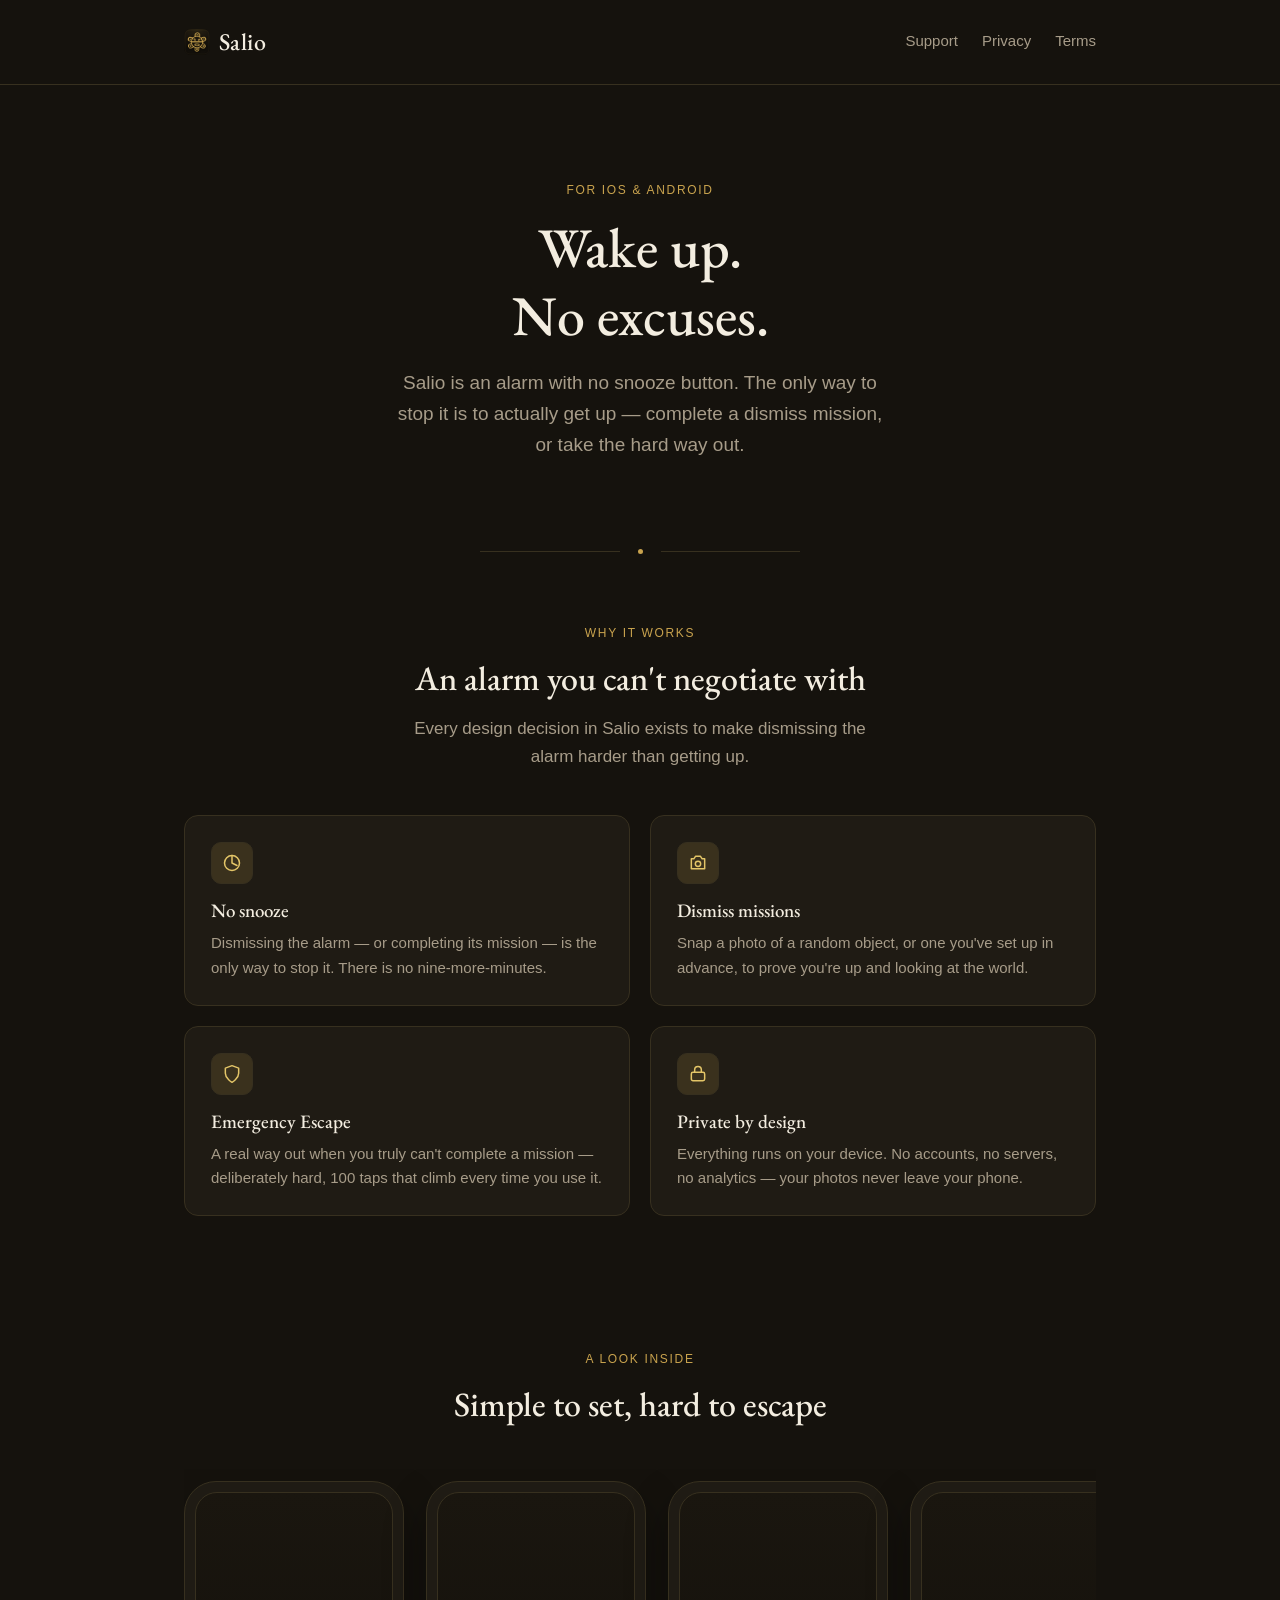
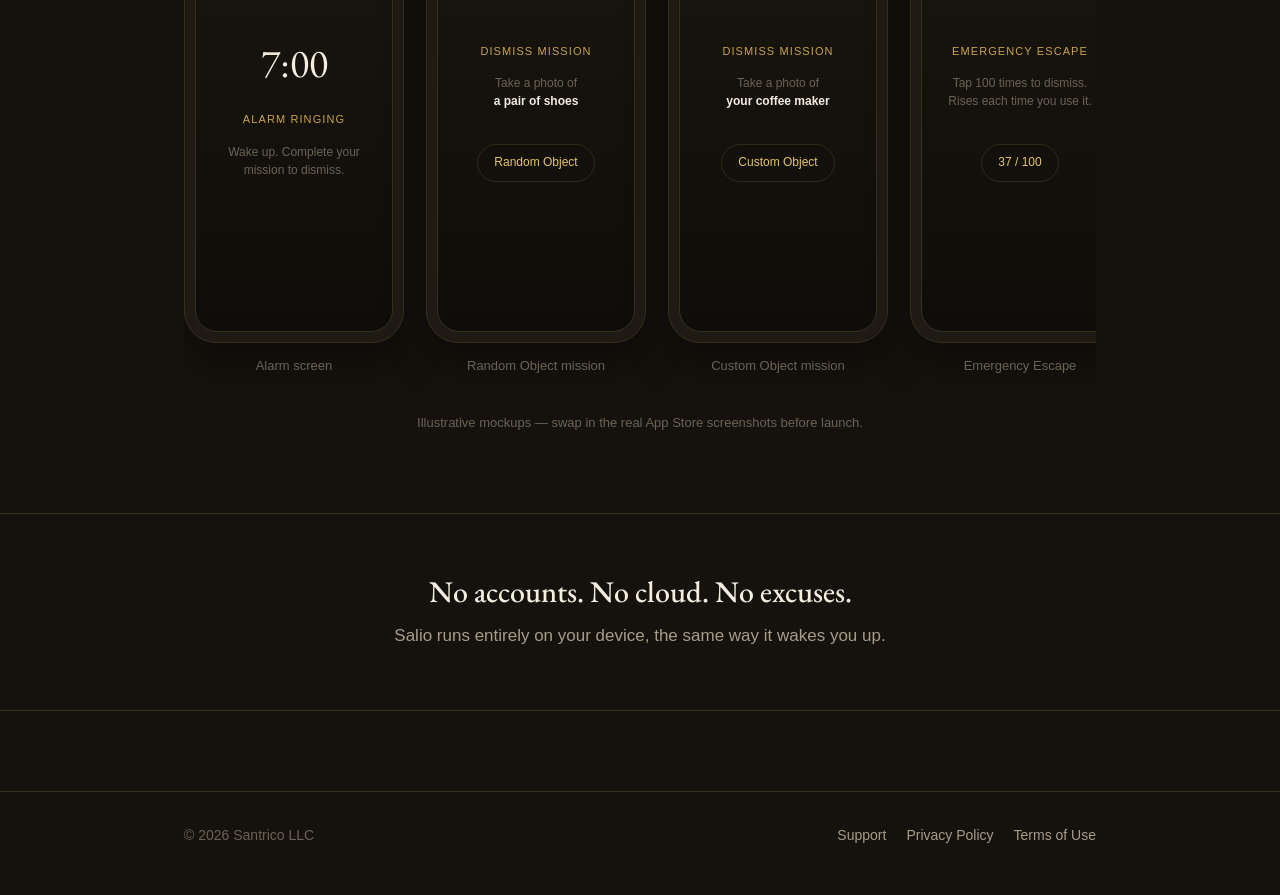
<file: index.html>
<!DOCTYPE html>
<html lang="en">
<head>
<meta charset="UTF-8">
<meta name="viewport" content="width=device-width, initial-scale=1.0">
<title>Salio — Wake up. No excuses.</title>
<meta name="description" content="Salio is an alarm app with no snooze button. Dismiss missions and a deliberately hard Emergency Escape make sure you actually get up. Private by design — everything happens on your device.">

<!-- Open Graph -->
<meta property="og:type" content="website">
<meta property="og:title" content="Salio — Wake up. No excuses.">
<meta property="og:description" content="An alarm app with no snooze button. Dismiss missions and a deliberately hard Emergency Escape make sure you actually get up.">
<meta property="og:image" content="assets/img/og-image.png">
<meta property="og:url" content="./">
<meta name="twitter:card" content="summary_large_image">
<meta name="twitter:title" content="Salio — Wake up. No excuses.">
<meta name="twitter:description" content="An alarm app with no snooze button. Dismiss missions and a deliberately hard Emergency Escape make sure you actually get up.">
<meta name="twitter:image" content="assets/img/og-image.png">

<link rel="icon" href="assets/img/favicon.ico?v=2" sizes="any">
<link rel="apple-touch-icon" href="assets/img/apple-touch-icon.png?v=2">
<link rel="stylesheet" href="assets/css/styles.css">
</head>
<body>

<header class="site-header">
  <div class="wrap-wide">
    <a class="wordmark" href="index.html"><img class="wordmark-icon" src="assets/img/icon-64.png" alt="">Salio</a>
    <nav>
      <a href="support.html">Support</a>
      <a href="privacy.html">Privacy</a>
      <a href="terms.html">Terms</a>
    </nav>
  </div>
</header>

<main>

  <section class="hero">
    <div class="wrap">
      <span class="eyebrow">For iOS &amp; Android</span>
      <h1>Wake up.<br>No excuses.</h1>
      <p class="lede">Salio is an alarm with no snooze button. The only way to stop it is to actually get up — complete a dismiss mission, or take the hard way out.</p>
    </div>
  </section>

  <div class="divider" role="presentation"><span class="divider-dot"></span></div>

  <section class="section" id="features">
    <div class="wrap-wide">
      <div class="section-head">
        <span class="eyebrow">Why it works</span>
        <h2>An alarm you can't negotiate with</h2>
        <p>Every design decision in Salio exists to make dismissing the alarm harder than getting up.</p>
      </div>

      <div class="feature-grid">
        <div class="feature-card">
          <div class="feature-icon" aria-hidden="true">
            <svg width="20" height="20" viewBox="0 0 24 24" fill="none"><path d="M12 3v9l6 3" stroke="currentColor" stroke-width="1.8" stroke-linecap="round" stroke-linejoin="round"/><circle cx="12" cy="12" r="9" stroke="currentColor" stroke-width="1.8"/></svg>
          </div>
          <h3>No snooze</h3>
          <p>Dismissing the alarm — or completing its mission — is the only way to stop it. There is no nine-more-minutes.</p>
        </div>

        <div class="feature-card">
          <div class="feature-icon" aria-hidden="true">
            <svg width="20" height="20" viewBox="0 0 24 24" fill="none"><path d="M4 7h3l2-3h6l2 3h3v12H4V7z" stroke="currentColor" stroke-width="1.8" stroke-linejoin="round"/><circle cx="12" cy="13" r="3.2" stroke="currentColor" stroke-width="1.8"/></svg>
          </div>
          <h3>Dismiss missions</h3>
          <p>Snap a photo of a random object, or one you've set up in advance, to prove you're up and looking at the world.</p>
        </div>

        <div class="feature-card">
          <div class="feature-icon" aria-hidden="true">
            <svg width="20" height="20" viewBox="0 0 24 24" fill="none"><path d="M12 22s8-4.5 8-11V5l-8-3-8 3v6c0 6.5 8 11 8 11z" stroke="currentColor" stroke-width="1.8" stroke-linejoin="round"/></svg>
          </div>
          <h3>Emergency Escape</h3>
          <p>A real way out when you truly can't complete a mission — deliberately hard, 100 taps that climb every time you use it.</p>
        </div>

        <div class="feature-card">
          <div class="feature-icon" aria-hidden="true">
            <svg width="20" height="20" viewBox="0 0 24 24" fill="none"><rect x="4" y="10" width="16" height="10" rx="2" stroke="currentColor" stroke-width="1.8"/><path d="M8 10V7a4 4 0 0 1 8 0v3" stroke="currentColor" stroke-width="1.8"/></svg>
          </div>
          <h3>Private by design</h3>
          <p>Everything runs on your device. No accounts, no servers, no analytics — your photos never leave your phone.</p>
        </div>
      </div>
    </div>
  </section>

  <section class="section" id="screenshots">
    <div class="wrap-wide">
      <div class="section-head">
        <span class="eyebrow">A look inside</span>
        <h2>Simple to set, hard to escape</h2>
      </div>

      <div class="screens">
        <div class="phone-mock">
          <div class="phone-frame">
            <div class="phone-screen">
              <span class="time">7:00</span>
              <span class="label">Alarm ringing</span>
              <p class="desc">Wake up. Complete your mission to dismiss.</p>
            </div>
          </div>
          <p class="phone-caption">Alarm screen</p>
        </div>

        <div class="phone-mock">
          <div class="phone-frame">
            <div class="phone-screen">
              <span class="label">Dismiss mission</span>
              <p class="desc">Take a photo of<br><strong style="color:var(--ink)">a pair of shoes</strong></p>
              <span class="pill">Random Object</span>
            </div>
          </div>
          <p class="phone-caption">Random Object mission</p>
        </div>

        <div class="phone-mock">
          <div class="phone-frame">
            <div class="phone-screen">
              <span class="label">Dismiss mission</span>
              <p class="desc">Take a photo of<br><strong style="color:var(--ink)">your coffee maker</strong></p>
              <span class="pill">Custom Object</span>
            </div>
          </div>
          <p class="phone-caption">Custom Object mission</p>
        </div>

        <div class="phone-mock">
          <div class="phone-frame">
            <div class="phone-screen">
              <span class="label">Emergency Escape</span>
              <p class="desc">Tap 100 times to dismiss.<br>Rises each time you use it.</p>
              <span class="pill">37 / 100</span>
            </div>
          </div>
          <p class="phone-caption">Emergency Escape</p>
        </div>

        <div class="phone-mock">
          <div class="phone-frame">
            <div class="phone-screen">
              <span class="time">6:30</span>
              <span class="label">Alarm set</span>
              <p class="desc">Tomorrow · Weekdays<br>Mission: Random Object</p>
            </div>
          </div>
          <p class="phone-caption">Alarm setup</p>
        </div>
      </div>
      <p class="phone-caption" style="margin-top:-8px;">Illustrative mockups — swap in the real App Store screenshots before launch.</p>
    </div>
  </section>

  <section class="cta-band">
    <div class="wrap">
      <h2>No accounts. No cloud. No excuses.</h2>
      <p>Salio runs entirely on your device, the same way it wakes you up.</p>
    </div>
  </section>

</main>

<footer class="site-footer">
  <div class="wrap-wide">
    <span>&copy; 2026 Santrico LLC</span>
    <nav>
      <a href="support.html">Support</a>
      <a href="privacy.html">Privacy Policy</a>
      <a href="terms.html">Terms of Use</a>
    </nav>
  </div>
</footer>

</body>
</html>
</file>
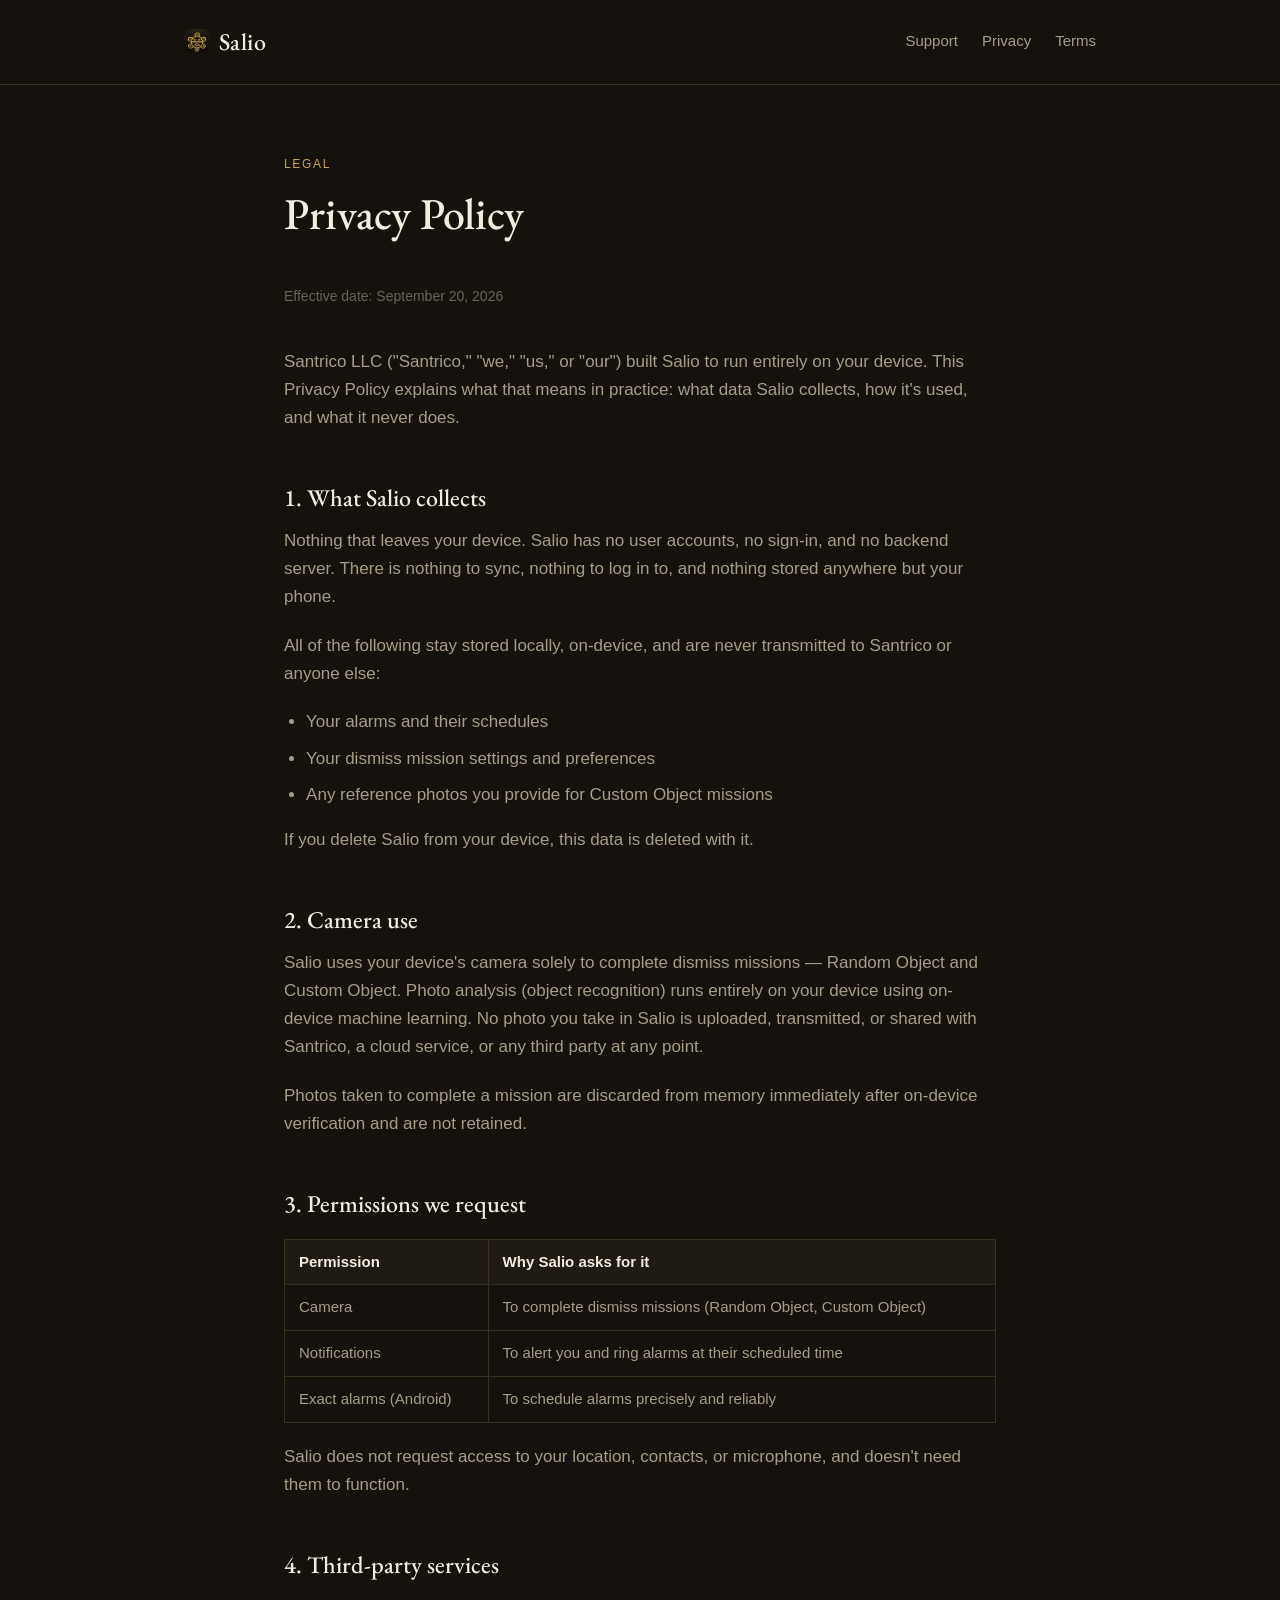
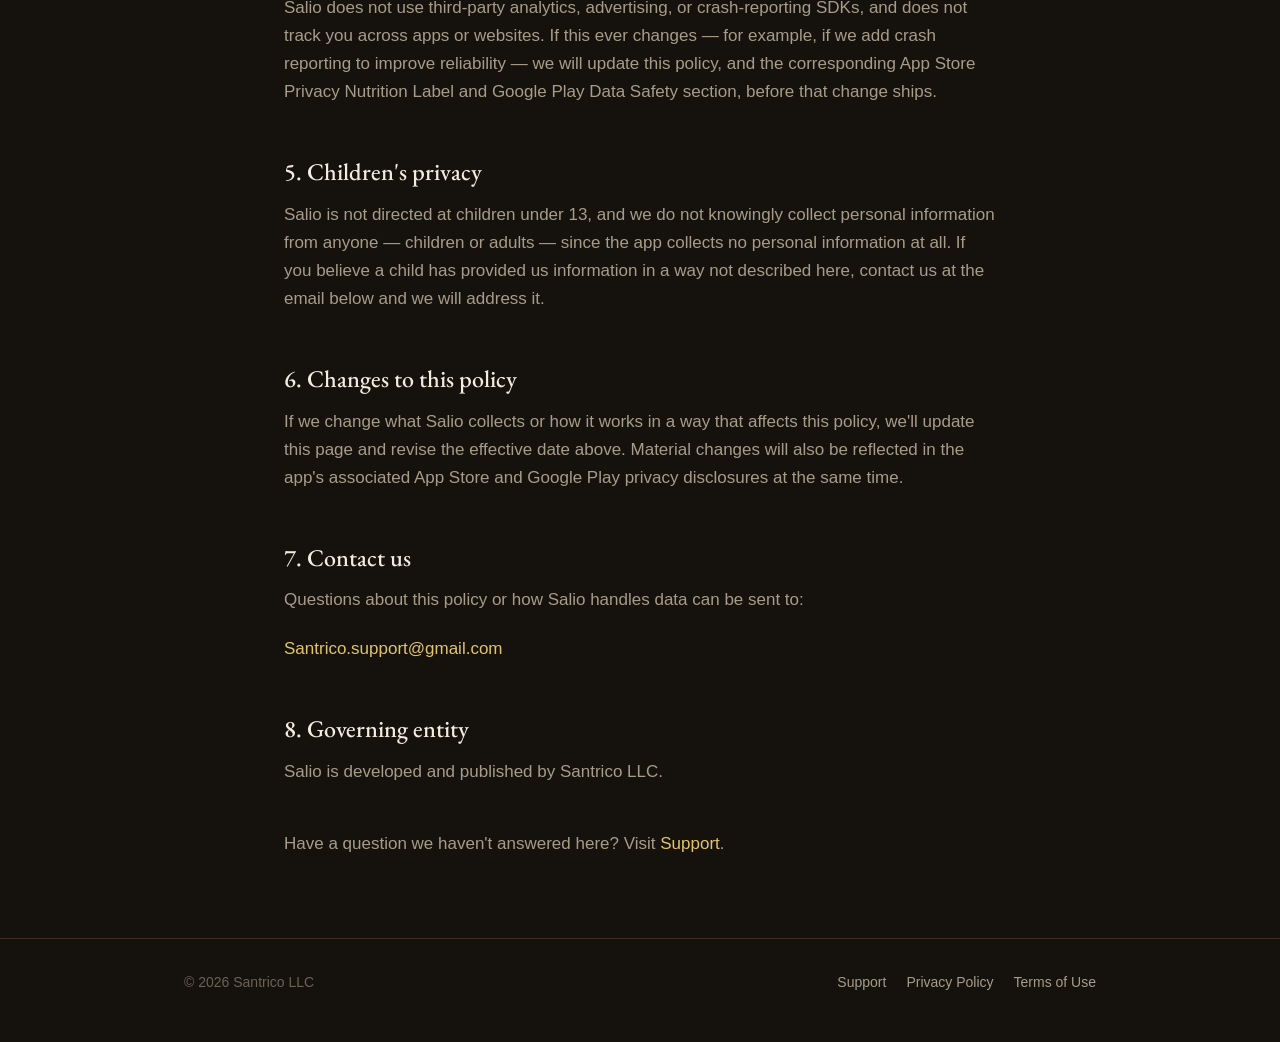
<file: privacy.html>
<!DOCTYPE html>
<html lang="en">
<head>
<meta charset="UTF-8">
<meta name="viewport" content="width=device-width, initial-scale=1.0">
<title>Privacy Policy — Salio</title>
<meta name="description" content="Salio's privacy policy: what data the app collects (nothing that leaves your device), how camera access is used for dismiss missions, and the permissions it requests.">
<meta property="og:type" content="website">
<meta property="og:title" content="Privacy Policy — Salio">
<meta property="og:description" content="What Salio collects (nothing that leaves your device), how camera access is used, and the permissions the app requests.">
<meta property="og:image" content="assets/img/og-image.png">
<link rel="icon" href="assets/img/favicon.ico?v=2" sizes="any">
<link rel="apple-touch-icon" href="assets/img/apple-touch-icon.png?v=2">
<link rel="stylesheet" href="assets/css/styles.css">
</head>
<body>

<header class="site-header">
  <div class="wrap-wide">
    <a class="wordmark" href="index.html"><img class="wordmark-icon" src="assets/img/icon-64.png" alt="">Salio</a>
    <nav>
      <a href="support.html">Support</a>
      <a href="privacy.html">Privacy</a>
      <a href="terms.html">Terms</a>
    </nav>
  </div>
</header>

<main>
  <div class="wrap legal">

    <section class="page-hero" style="padding-bottom:0;">
      <span class="eyebrow">Legal</span>
      <h1>Privacy Policy</h1>
    </section>

    <p class="meta">Effective date: September 20, 2026</p>

    <section>
      <p>Santrico LLC ("Santrico," "we," "us," or "our") built Salio to run entirely on your device. This Privacy Policy explains what that means in practice: what data Salio collects, how it's used, and what it never does.</p>
    </section>

    <section>
      <h2>1. What Salio collects</h2>
      <p>Nothing that leaves your device. Salio has no user accounts, no sign-in, and no backend server. There is nothing to sync, nothing to log in to, and nothing stored anywhere but your phone.</p>
      <p>All of the following stay stored locally, on-device, and are never transmitted to Santrico or anyone else:</p>
      <ul>
        <li>Your alarms and their schedules</li>
        <li>Your dismiss mission settings and preferences</li>
        <li>Any reference photos you provide for Custom Object missions</li>
      </ul>
      <p>If you delete Salio from your device, this data is deleted with it.</p>
    </section>

    <section>
      <h2>2. Camera use</h2>
      <p>Salio uses your device's camera solely to complete dismiss missions — Random Object and Custom Object. Photo analysis (object recognition) runs entirely on your device using on-device machine learning. No photo you take in Salio is uploaded, transmitted, or shared with Santrico, a cloud service, or any third party at any point.</p>
      <!-- TODO(privacy): confirm retention behavior in the shipping build — are mission
           photos discarded immediately after on-device verification, or kept locally for
           some period? Update the sentence below to match exactly before submitting to
           App Store Connect / Google Play, since this must match the Privacy Nutrition
           Label / Data Safety form precisely. -->
      <p>Photos taken to complete a mission are discarded from memory immediately after on-device verification and are not retained.</p>
    </section>

    <section>
      <h2>3. Permissions we request</h2>
      <table>
        <thead>
          <tr>
            <th>Permission</th>
            <th>Why Salio asks for it</th>
          </tr>
        </thead>
        <tbody>
          <tr>
            <td>Camera</td>
            <td>To complete dismiss missions (Random Object, Custom Object)</td>
          </tr>
          <tr>
            <td>Notifications</td>
            <td>To alert you and ring alarms at their scheduled time</td>
          </tr>
          <tr>
            <td>Exact alarms (Android)</td>
            <td>To schedule alarms precisely and reliably</td>
          </tr>
        </tbody>
      </table>
      <p>Salio does not request access to your location, contacts, or microphone, and doesn't need them to function.</p>
    </section>

    <section>
      <h2>4. Third-party services</h2>
      <p>Salio does not use third-party analytics, advertising, or crash-reporting SDKs, and does not track you across apps or websites. If this ever changes — for example, if we add crash reporting to improve reliability — we will update this policy, and the corresponding App Store Privacy Nutrition Label and Google Play Data Safety section, before that change ships.</p>
    </section>

    <section>
      <h2>5. Children's privacy</h2>
      <p>Salio is not directed at children under 13, and we do not knowingly collect personal information from anyone — children or adults — since the app collects no personal information at all. If you believe a child has provided us information in a way not described here, contact us at the email below and we will address it.</p>
    </section>

    <section>
      <h2>6. Changes to this policy</h2>
      <p>If we change what Salio collects or how it works in a way that affects this policy, we'll update this page and revise the effective date above. Material changes will also be reflected in the app's associated App Store and Google Play privacy disclosures at the same time.</p>
    </section>

    <section>
      <h2>7. Contact us</h2>
      <p>Questions about this policy or how Salio handles data can be sent to:</p>
      <p><a href="mailto:Santrico.support@gmail.com">Santrico.support@gmail.com</a></p>
    </section>

    <section>
      <h2>8. Governing entity</h2>
      <p>Salio is developed and published by Santrico LLC.</p>
    </section>

    <p style="margin-bottom:64px;">Have a question we haven't answered here? Visit <a href="support.html">Support</a>.</p>

  </div>
</main>

<footer class="site-footer">
  <div class="wrap-wide">
    <span>&copy; 2026 Santrico LLC</span>
    <nav>
      <a href="support.html">Support</a>
      <a href="privacy.html">Privacy Policy</a>
      <a href="terms.html">Terms of Use</a>
    </nav>
  </div>
</footer>

</body>
</html>
</file>
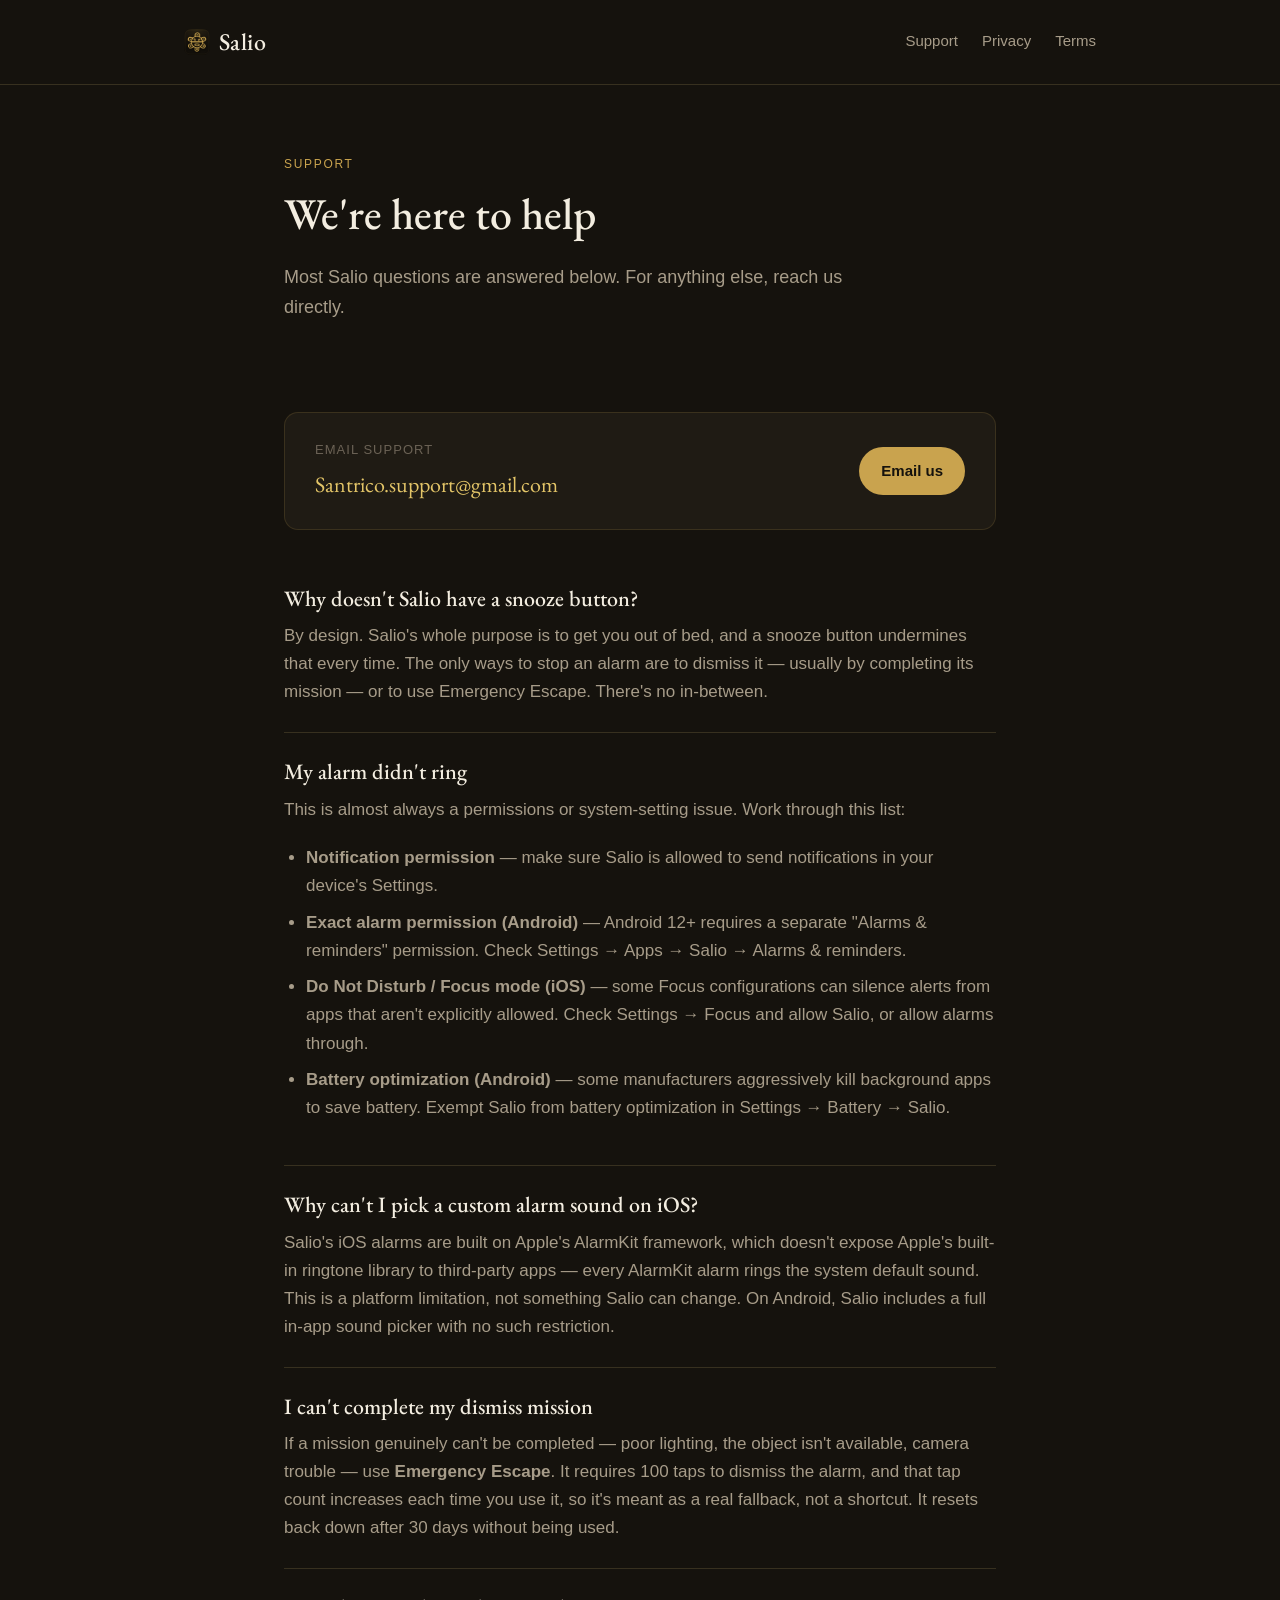
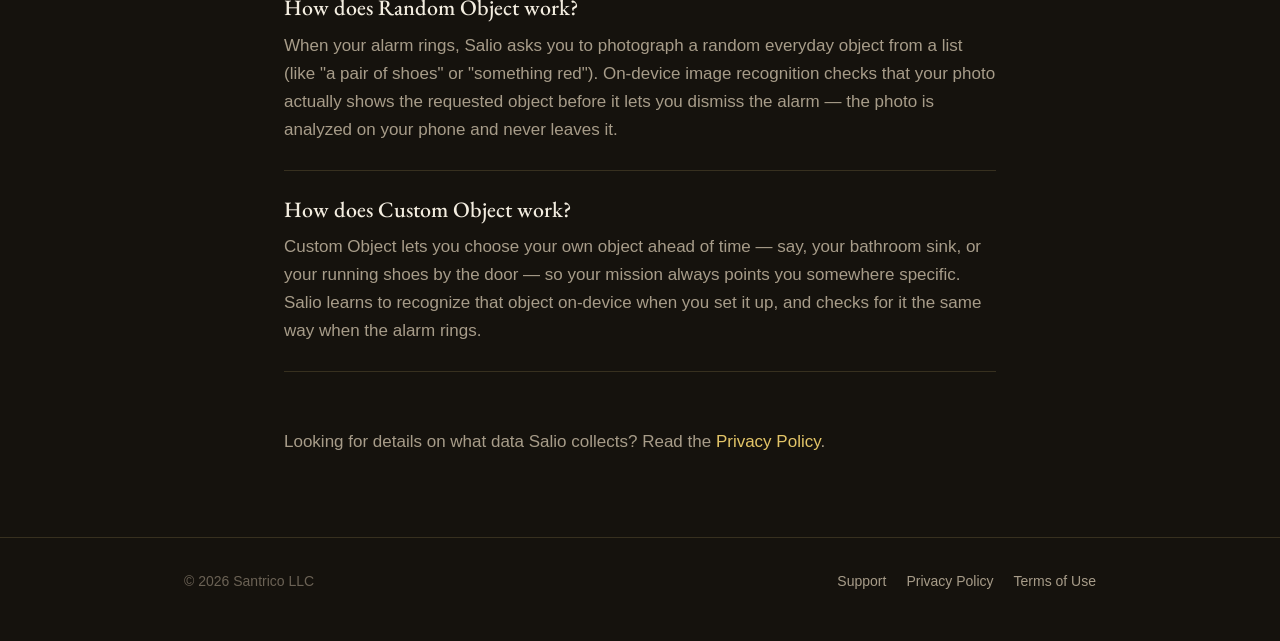
<file: support.html>
<!DOCTYPE html>
<html lang="en">
<head>
<meta charset="UTF-8">
<meta name="viewport" content="width=device-width, initial-scale=1.0">
<title>Support — Salio</title>
<meta name="description" content="Get help with Salio: contact support, and answers to common questions about alarms, dismiss missions, and Emergency Escape.">
<meta property="og:type" content="website">
<meta property="og:title" content="Support — Salio">
<meta property="og:description" content="Get help with Salio: contact support, and answers to common questions about alarms, dismiss missions, and Emergency Escape.">
<meta property="og:image" content="assets/img/og-image.png">
<link rel="icon" href="assets/img/favicon.ico?v=2" sizes="any">
<link rel="apple-touch-icon" href="assets/img/apple-touch-icon.png?v=2">
<link rel="stylesheet" href="assets/css/styles.css">
</head>
<body>

<header class="site-header">
  <div class="wrap-wide">
    <a class="wordmark" href="index.html"><img class="wordmark-icon" src="assets/img/icon-64.png" alt="">Salio</a>
    <nav>
      <a href="support.html">Support</a>
      <a href="privacy.html">Privacy</a>
      <a href="terms.html">Terms</a>
    </nav>
  </div>
</header>

<main>
  <div class="wrap">

    <section class="page-hero">
      <span class="eyebrow">Support</span>
      <h1>We're here to help</h1>
      <p class="lede">Most Salio questions are answered below. For anything else, reach us directly.</p>
    </section>

    <div class="contact-card">
      <div>
        <div class="label">Email support</div>
        <div class="email">Santrico.support@gmail.com</div>
      </div>
      <a class="btn" href="mailto:Santrico.support@gmail.com">Email us</a>
    </div>

    <section class="faq">

      <div class="faq-item">
        <h2>Why doesn't Salio have a snooze button?</h2>
        <p>By design. Salio's whole purpose is to get you out of bed, and a snooze button undermines that every time. The only ways to stop an alarm are to dismiss it — usually by completing its mission — or to use Emergency Escape. There's no in-between.</p>
      </div>

      <div class="faq-item">
        <h2>My alarm didn't ring</h2>
        <p>This is almost always a permissions or system-setting issue. Work through this list:</p>
        <ul>
          <li><strong>Notification permission</strong> — make sure Salio is allowed to send notifications in your device's Settings.</li>
          <li><strong>Exact alarm permission (Android)</strong> — Android 12+ requires a separate "Alarms &amp; reminders" permission. Check Settings → Apps → Salio → Alarms &amp; reminders.</li>
          <li><strong>Do Not Disturb / Focus mode (iOS)</strong> — some Focus configurations can silence alerts from apps that aren't explicitly allowed. Check Settings → Focus and allow Salio, or allow alarms through.</li>
          <li><strong>Battery optimization (Android)</strong> — some manufacturers aggressively kill background apps to save battery. Exempt Salio from battery optimization in Settings → Battery → Salio.</li>
        </ul>
      </div>

      <div class="faq-item">
        <h2>Why can't I pick a custom alarm sound on iOS?</h2>
        <p>Salio's iOS alarms are built on Apple's AlarmKit framework, which doesn't expose Apple's built-in ringtone library to third-party apps — every AlarmKit alarm rings the system default sound. This is a platform limitation, not something Salio can change. On Android, Salio includes a full in-app sound picker with no such restriction.</p>
      </div>

      <div class="faq-item">
        <h2>I can't complete my dismiss mission</h2>
        <p>If a mission genuinely can't be completed — poor lighting, the object isn't available, camera trouble — use <strong>Emergency Escape</strong>. It requires 100 taps to dismiss the alarm, and that tap count increases each time you use it, so it's meant as a real fallback, not a shortcut. It resets back down after 30 days without being used.</p>
      </div>

      <div class="faq-item">
        <h2>How does Random Object work?</h2>
        <p>When your alarm rings, Salio asks you to photograph a random everyday object from a list (like "a pair of shoes" or "something red"). On-device image recognition checks that your photo actually shows the requested object before it lets you dismiss the alarm — the photo is analyzed on your phone and never leaves it.</p>
      </div>

      <div class="faq-item">
        <h2>How does Custom Object work?</h2>
        <p>Custom Object lets you choose your own object ahead of time — say, your bathroom sink, or your running shoes by the door — so your mission always points you somewhere specific. Salio learns to recognize that object on-device when you set it up, and checks for it the same way when the alarm rings.</p>
      </div>

    </section>

    <p style="margin-bottom:64px;">Looking for details on what data Salio collects? Read the <a href="privacy.html">Privacy Policy</a>.</p>

  </div>
</main>

<footer class="site-footer">
  <div class="wrap-wide">
    <span>&copy; 2026 Santrico LLC</span>
    <nav>
      <a href="support.html">Support</a>
      <a href="privacy.html">Privacy Policy</a>
      <a href="terms.html">Terms of Use</a>
    </nav>
  </div>
</footer>

</body>
</html>
</file>
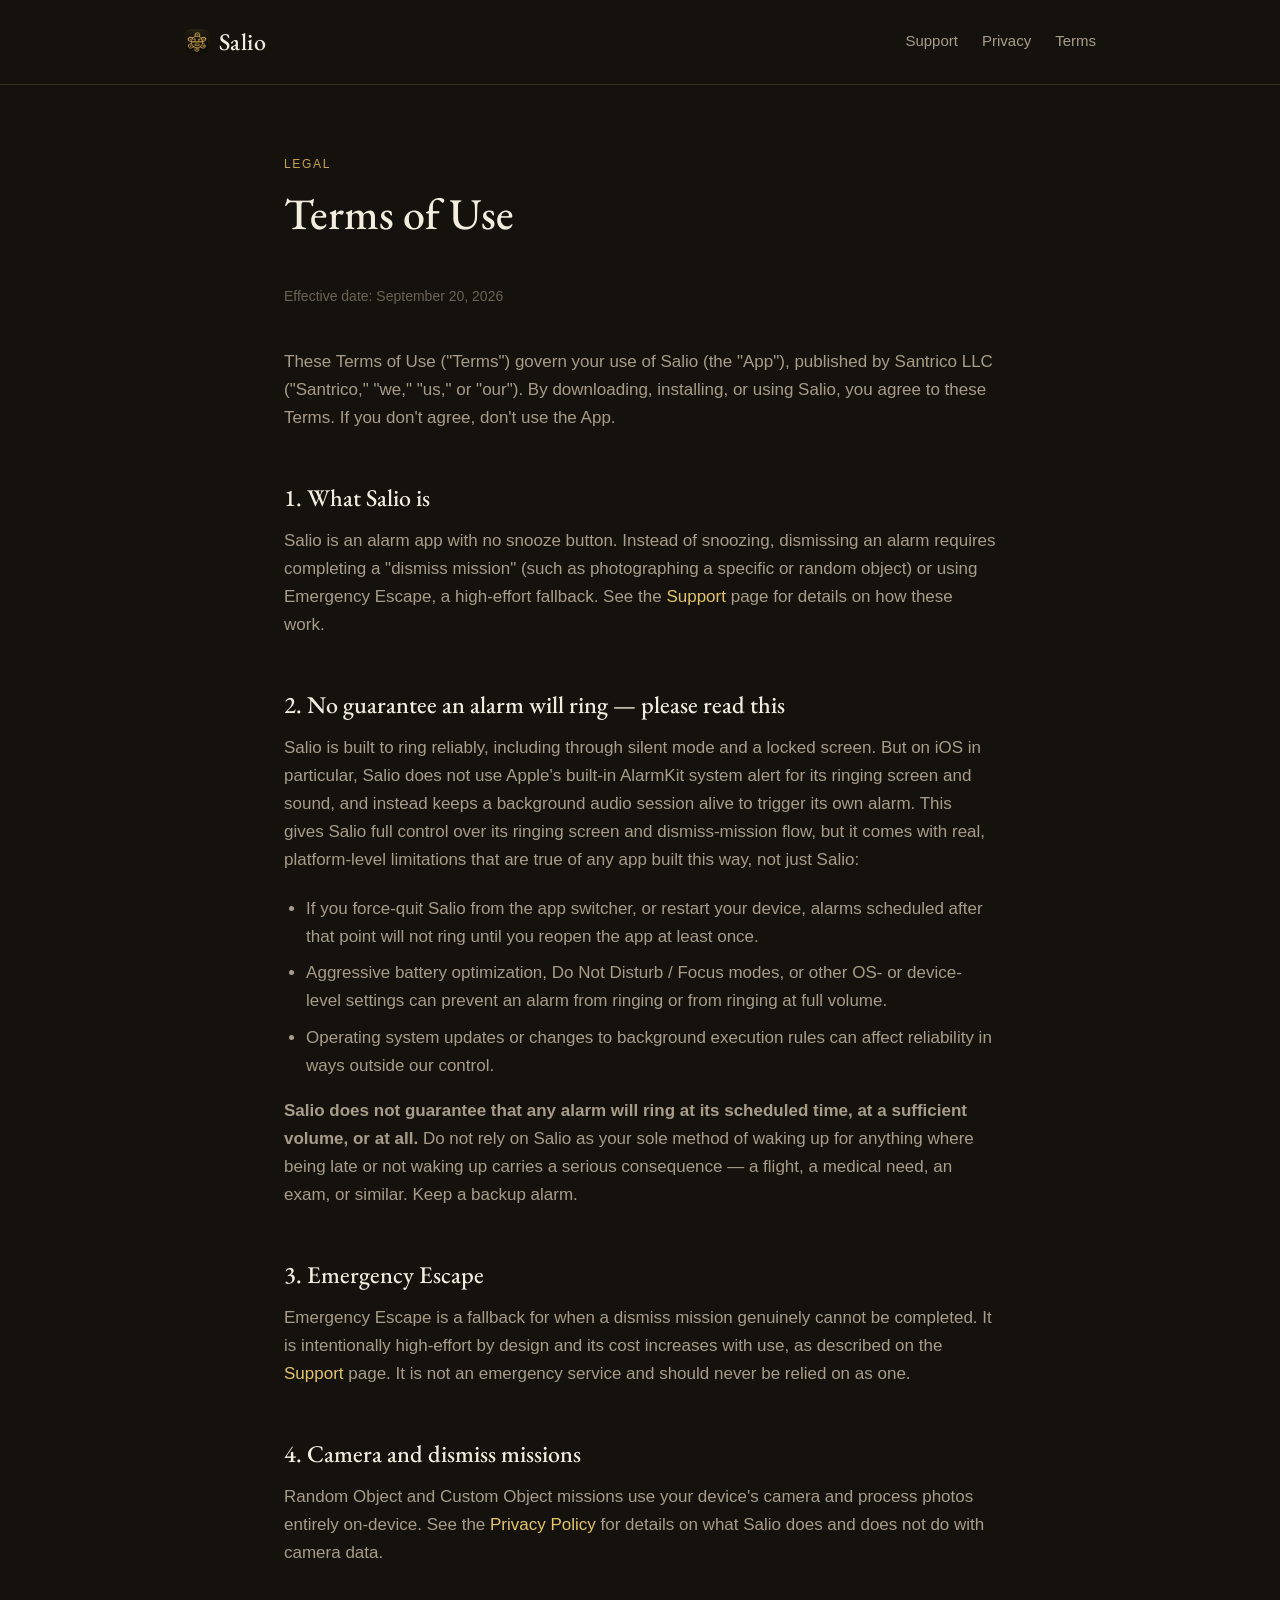
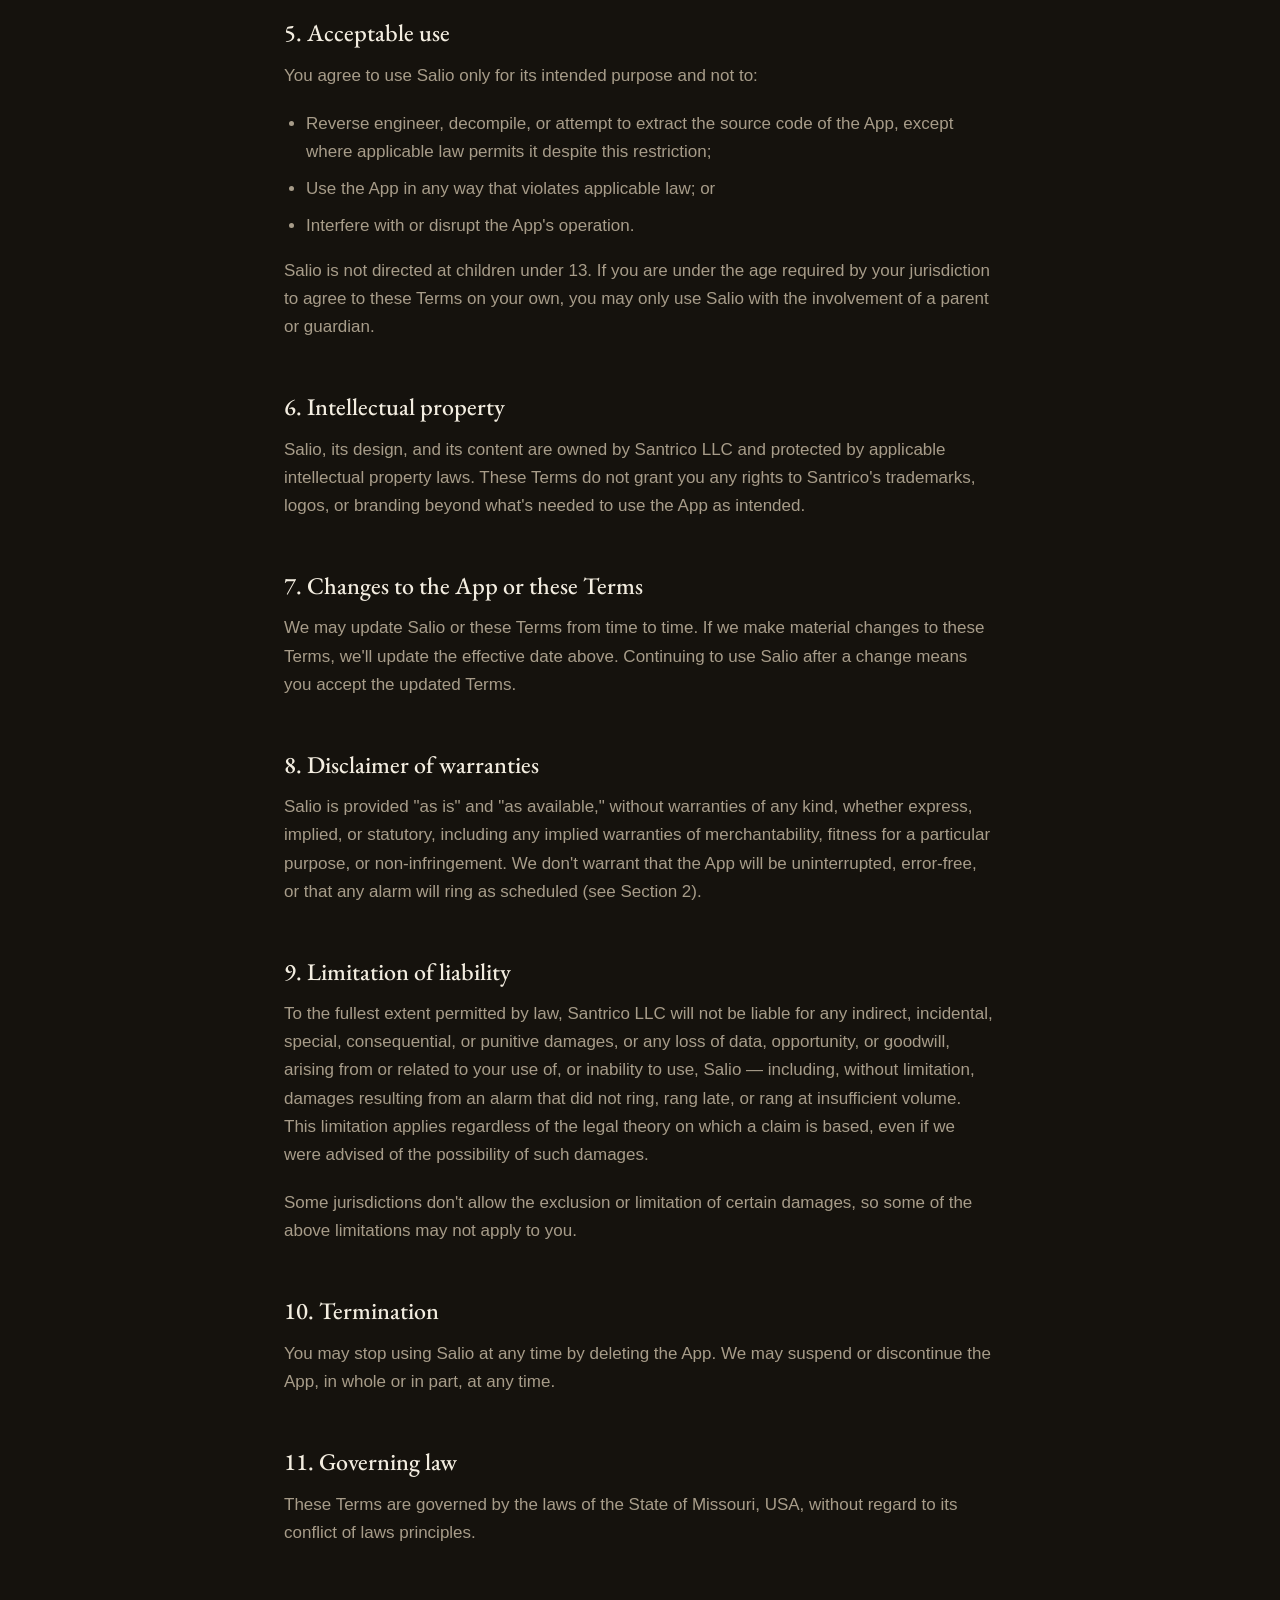
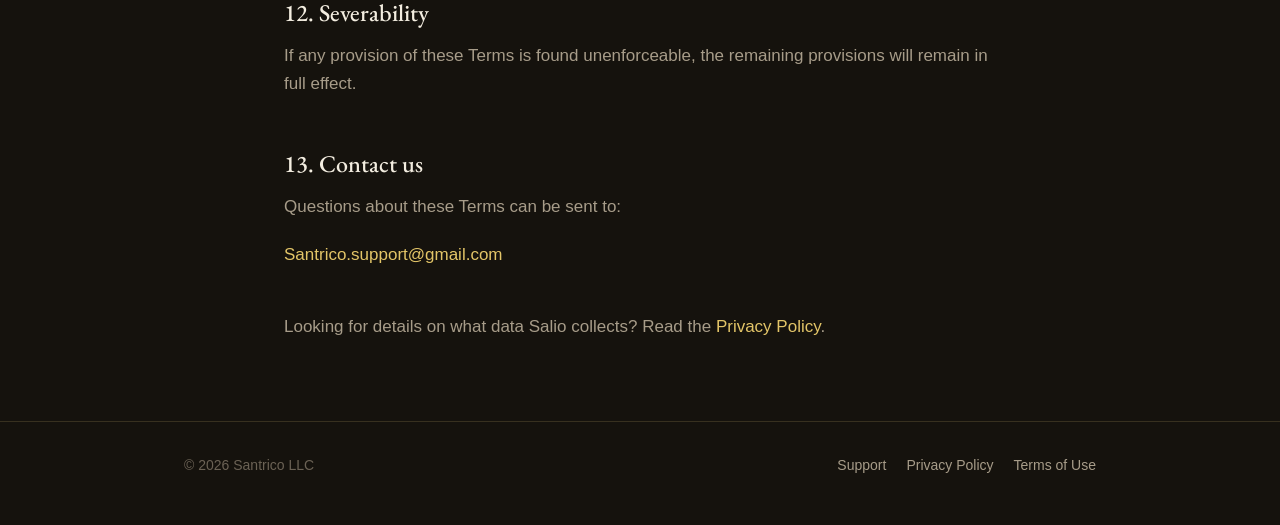
<file: terms.html>
<!DOCTYPE html>
<html lang="en">
<head>
<meta charset="UTF-8">
<meta name="viewport" content="width=device-width, initial-scale=1.0">
<title>Terms of Use — Salio</title>
<meta name="description" content="Salio's Terms of Use: acceptable use, the disclaimer on alarm reliability given real OS limitations, and limitation of liability.">
<meta property="og:type" content="website">
<meta property="og:title" content="Terms of Use — Salio">
<meta property="og:description" content="Acceptable use, the disclaimer on alarm reliability given real OS limitations, and limitation of liability.">
<meta property="og:image" content="assets/img/og-image.png">
<link rel="icon" href="assets/img/favicon.ico?v=2" sizes="any">
<link rel="apple-touch-icon" href="assets/img/apple-touch-icon.png?v=2">
<link rel="stylesheet" href="assets/css/styles.css">
</head>
<body>

<header class="site-header">
  <div class="wrap-wide">
    <a class="wordmark" href="index.html"><img class="wordmark-icon" src="assets/img/icon-64.png" alt="">Salio</a>
    <nav>
      <a href="support.html">Support</a>
      <a href="privacy.html">Privacy</a>
      <a href="terms.html">Terms</a>
    </nav>
  </div>
</header>

<main>
  <div class="wrap legal">

    <section class="page-hero" style="padding-bottom:0;">
      <span class="eyebrow">Legal</span>
      <h1>Terms of Use</h1>
    </section>

    <p class="meta">Effective date: September 20, 2026</p>

    <section>
      <p>These Terms of Use ("Terms") govern your use of Salio (the "App"), published by Santrico LLC ("Santrico," "we," "us," or "our"). By downloading, installing, or using Salio, you agree to these Terms. If you don't agree, don't use the App.</p>
    </section>

    <section>
      <h2>1. What Salio is</h2>
      <p>Salio is an alarm app with no snooze button. Instead of snoozing, dismissing an alarm requires completing a "dismiss mission" (such as photographing a specific or random object) or using Emergency Escape, a high-effort fallback. See the <a href="support.html">Support</a> page for details on how these work.</p>
    </section>

    <section>
      <h2>2. No guarantee an alarm will ring — please read this</h2>
      <p>Salio is built to ring reliably, including through silent mode and a locked screen. But on iOS in particular, Salio does not use Apple's built-in AlarmKit system alert for its ringing screen and sound, and instead keeps a background audio session alive to trigger its own alarm. This gives Salio full control over its ringing screen and dismiss-mission flow, but it comes with real, platform-level limitations that are true of any app built this way, not just Salio:</p>
      <ul>
        <li>If you force-quit Salio from the app switcher, or restart your device, alarms scheduled after that point will not ring until you reopen the app at least once.</li>
        <li>Aggressive battery optimization, Do Not Disturb / Focus modes, or other OS- or device-level settings can prevent an alarm from ringing or from ringing at full volume.</li>
        <li>Operating system updates or changes to background execution rules can affect reliability in ways outside our control.</li>
      </ul>
      <p><strong>Salio does not guarantee that any alarm will ring at its scheduled time, at a sufficient volume, or at all.</strong> Do not rely on Salio as your sole method of waking up for anything where being late or not waking up carries a serious consequence — a flight, a medical need, an exam, or similar. Keep a backup alarm.</p>
    </section>

    <section>
      <h2>3. Emergency Escape</h2>
      <p>Emergency Escape is a fallback for when a dismiss mission genuinely cannot be completed. It is intentionally high-effort by design and its cost increases with use, as described on the <a href="support.html">Support</a> page. It is not an emergency service and should never be relied on as one.</p>
    </section>

    <section>
      <h2>4. Camera and dismiss missions</h2>
      <p>Random Object and Custom Object missions use your device's camera and process photos entirely on-device. See the <a href="privacy.html">Privacy Policy</a> for details on what Salio does and does not do with camera data.</p>
    </section>

    <section>
      <h2>5. Acceptable use</h2>
      <p>You agree to use Salio only for its intended purpose and not to:</p>
      <ul>
        <li>Reverse engineer, decompile, or attempt to extract the source code of the App, except where applicable law permits it despite this restriction;</li>
        <li>Use the App in any way that violates applicable law; or</li>
        <li>Interfere with or disrupt the App's operation.</li>
      </ul>
      <p>Salio is not directed at children under 13. If you are under the age required by your jurisdiction to agree to these Terms on your own, you may only use Salio with the involvement of a parent or guardian.</p>
    </section>

    <section>
      <h2>6. Intellectual property</h2>
      <p>Salio, its design, and its content are owned by Santrico LLC and protected by applicable intellectual property laws. These Terms do not grant you any rights to Santrico's trademarks, logos, or branding beyond what's needed to use the App as intended.</p>
    </section>

    <section>
      <h2>7. Changes to the App or these Terms</h2>
      <p>We may update Salio or these Terms from time to time. If we make material changes to these Terms, we'll update the effective date above. Continuing to use Salio after a change means you accept the updated Terms.</p>
    </section>

    <section>
      <h2>8. Disclaimer of warranties</h2>
      <p>Salio is provided "as is" and "as available," without warranties of any kind, whether express, implied, or statutory, including any implied warranties of merchantability, fitness for a particular purpose, or non-infringement. We don't warrant that the App will be uninterrupted, error-free, or that any alarm will ring as scheduled (see Section 2).</p>
    </section>

    <section>
      <h2>9. Limitation of liability</h2>
      <p>To the fullest extent permitted by law, Santrico LLC will not be liable for any indirect, incidental, special, consequential, or punitive damages, or any loss of data, opportunity, or goodwill, arising from or related to your use of, or inability to use, Salio — including, without limitation, damages resulting from an alarm that did not ring, rang late, or rang at insufficient volume. This limitation applies regardless of the legal theory on which a claim is based, even if we were advised of the possibility of such damages.</p>
      <p>Some jurisdictions don't allow the exclusion or limitation of certain damages, so some of the above limitations may not apply to you.</p>
    </section>

    <section>
      <h2>10. Termination</h2>
      <p>You may stop using Salio at any time by deleting the App. We may suspend or discontinue the App, in whole or in part, at any time.</p>
    </section>

    <section>
      <h2>11. Governing law</h2>
      <p>These Terms are governed by the laws of the State of Missouri, USA, without regard to its conflict of laws principles.</p>
    </section>

    <section>
      <h2>12. Severability</h2>
      <p>If any provision of these Terms is found unenforceable, the remaining provisions will remain in full effect.</p>
    </section>

    <section>
      <h2>13. Contact us</h2>
      <p>Questions about these Terms can be sent to:</p>
      <p><a href="mailto:Santrico.support@gmail.com">Santrico.support@gmail.com</a></p>
    </section>

    <p style="margin-bottom:64px;">Looking for details on what data Salio collects? Read the <a href="privacy.html">Privacy Policy</a>.</p>

  </div>
</main>

<footer class="site-footer">
  <div class="wrap-wide">
    <span>&copy; 2026 Santrico LLC</span>
    <nav>
      <a href="support.html">Support</a>
      <a href="privacy.html">Privacy Policy</a>
      <a href="terms.html">Terms of Use</a>
    </nav>
  </div>
</footer>

</body>
</html>
</file>
<file: assets/css/styles.css>
/* Salio — shared design system for support.html, privacy.html, index.html */

@import url('https://fonts.googleapis.com/css2?family=EB+Garamond:ital,wght@0,400;0,500;0,600;1,400&display=swap');

:root {
  --bg: #15120D;
  --surface: #1F1B14;
  --surface2: #262019;
  --border: #37301F;
  --gold: #C9A34E;
  --gold-light: #E3C568;
  --gold-soft: rgba(201, 163, 78, 0.16);
  --ink: #F3EDE0;
  --ink-dim: #A79C89;
  --ink-faint: #6B6255;

  --font-display: 'EB Garamond', Georgia, 'Times New Roman', serif;
  --font-body: -apple-system, BlinkMacSystemFont, 'Segoe UI', Roboto, sans-serif;

  --content-width: 760px;
  --content-width-wide: 960px;
}

* {
  box-sizing: border-box;
}

html {
  background: var(--bg);
}

body {
  margin: 0;
  background: var(--bg);
  color: var(--ink);
  font-family: var(--font-body);
  font-size: 17px;
  line-height: 1.65;
  -webkit-font-smoothing: antialiased;
  text-rendering: optimizeLegibility;
}

img {
  max-width: 100%;
  display: block;
}

a {
  color: var(--gold-light);
  text-decoration: none;
}

a:hover,
a:focus-visible {
  text-decoration: underline;
  text-underline-offset: 3px;
}

h1, h2, h3 {
  font-family: var(--font-display);
  font-weight: 500;
  color: var(--ink);
  line-height: 1.2;
  margin: 0 0 0.5em;
}

p {
  margin: 0 0 1.2em;
  color: var(--ink-dim);
}

ul, ol {
  color: var(--ink-dim);
  padding-left: 1.3em;
}
li {
  margin-bottom: 0.5em;
}

hr {
  border: none;
  border-top: 1px solid var(--border);
  margin: 3em 0;
}

/* Layout */

.wrap {
  max-width: var(--content-width);
  margin: 0 auto;
  padding: 0 24px;
}

.wrap-wide {
  max-width: var(--content-width-wide);
  margin: 0 auto;
  padding: 0 24px;
}

/* Header */

.site-header {
  border-bottom: 1px solid var(--border);
  padding: 22px 0;
}

.site-header .wrap-wide {
  display: flex;
  align-items: center;
  justify-content: space-between;
  gap: 16px;
}

.wordmark {
  display: inline-flex;
  align-items: center;
  gap: 9px;
  font-family: var(--font-display);
  font-size: 24px;
  letter-spacing: 0.02em;
  color: var(--ink);
  font-weight: 500;
}

.wordmark:hover {
  text-decoration: none;
  color: var(--gold-light);
}

.wordmark-icon {
  width: 26px;
  height: 26px;
  border-radius: 7px;
  display: block;
}

.site-header nav {
  display: flex;
  gap: 24px;
  font-size: 15px;
}

.site-header nav a {
  color: var(--ink-dim);
}

.site-header nav a:hover {
  color: var(--gold-light);
}

/* Footer */

.site-footer {
  border-top: 1px solid var(--border);
  margin-top: 80px;
  padding: 32px 0 48px;
}

.site-footer .wrap-wide {
  display: flex;
  flex-wrap: wrap;
  align-items: center;
  justify-content: space-between;
  gap: 12px;
  font-size: 14px;
  color: var(--ink-faint);
}

.site-footer nav {
  display: flex;
  gap: 20px;
}

.site-footer a {
  color: var(--ink-dim);
}

.site-footer a:hover {
  color: var(--gold-light);
}

/* Page header (support / privacy) */

.page-hero {
  padding: 64px 0 32px;
}

.page-hero h1 {
  font-size: 44px;
}

.page-hero .lede {
  font-size: 18px;
  max-width: 60ch;
}

.eyebrow {
  display: inline-block;
  font-family: var(--font-body);
  font-size: 12px;
  letter-spacing: 0.14em;
  text-transform: uppercase;
  color: var(--gold);
  margin-bottom: 14px;
}

/* Cards / panels */

.panel {
  background: var(--surface);
  border: 1px solid var(--border);
  border-radius: 14px;
  padding: 28px 30px;
  margin-bottom: 28px;
}

.contact-card {
  background: var(--surface);
  border: 1px solid var(--gold-soft);
  border-radius: 14px;
  padding: 26px 30px;
  margin: 36px 0 56px;
  display: flex;
  flex-wrap: wrap;
  align-items: center;
  justify-content: space-between;
  gap: 16px;
}

.contact-card .label {
  font-size: 13px;
  letter-spacing: 0.08em;
  text-transform: uppercase;
  color: var(--ink-faint);
  margin-bottom: 6px;
}

.contact-card .email {
  font-family: var(--font-display);
  font-size: 22px;
  color: var(--gold-light);
}

.btn {
  display: inline-block;
  background: var(--gold);
  color: #15120D;
  font-family: var(--font-body);
  font-weight: 600;
  font-size: 15px;
  padding: 12px 22px;
  border-radius: 999px;
  white-space: nowrap;
}

.btn:hover,
.btn:focus-visible {
  background: var(--gold-light);
  text-decoration: none;
  color: #15120D;
}

.btn-outline {
  display: inline-block;
  border: 1px solid var(--border);
  color: var(--ink);
  font-size: 15px;
  padding: 11px 22px;
  border-radius: 999px;
  white-space: nowrap;
}

.btn-outline:hover {
  border-color: var(--gold);
  color: var(--gold-light);
  text-decoration: none;
}

/* FAQ */

.faq {
  margin: 8px 0 56px;
}

.faq-item {
  border-bottom: 1px solid var(--border);
  padding: 26px 0;
}

.faq-item:first-child {
  padding-top: 0;
}

.faq-item h2 {
  font-size: 22px;
  margin-bottom: 10px;
}

.faq-item p:last-child {
  margin-bottom: 0;
}

.faq-item code {
  background: var(--surface2);
  border: 1px solid var(--border);
  border-radius: 5px;
  padding: 1px 6px;
  font-size: 0.9em;
  color: var(--gold-light);
}

/* Legal / policy text */

.legal section {
  margin-bottom: 44px;
}

.legal h2 {
  font-size: 24px;
  margin-bottom: 14px;
  padding-top: 8px;
}

.legal .meta {
  color: var(--ink-faint);
  font-size: 14px;
  margin-bottom: 40px;
}

.legal table {
  width: 100%;
  border-collapse: collapse;
  margin: 20px 0;
  font-size: 15px;
}

.legal th,
.legal td {
  text-align: left;
  padding: 10px 14px;
  border: 1px solid var(--border);
  color: var(--ink-dim);
}

.legal th {
  background: var(--surface);
  color: var(--ink);
  font-weight: 600;
}

/* Marketing / hero */

.hero {
  padding: 96px 0 88px;
  text-align: center;
}

.hero .eyebrow {
  display: block;
}

.hero h1 {
  font-size: 56px;
  margin-bottom: 18px;
}

.hero .lede {
  max-width: 46ch;
  margin: 0 auto;
  font-size: 19px;
}

.divider {
  display: flex;
  align-items: center;
  justify-content: center;
  gap: 18px;
  max-width: 320px;
  margin: 0 auto;
}

.divider::before,
.divider::after {
  content: "";
  flex: 1;
  height: 1px;
  background: var(--border);
}

.divider-dot {
  width: 5px;
  height: 5px;
  border-radius: 50%;
  background: var(--gold);
  flex-shrink: 0;
}

/* Feature grid */

.section {
  padding: 64px 0;
}

.section-head {
  text-align: center;
  margin-bottom: 44px;
}

.section-head h2 {
  font-size: 34px;
}

.section-head p {
  max-width: 52ch;
  margin: 10px auto 0;
}

.feature-grid {
  display: grid;
  grid-template-columns: repeat(2, 1fr);
  gap: 20px;
}

.feature-card {
  background: var(--surface);
  border: 1px solid var(--border);
  border-radius: 14px;
  padding: 26px 26px 24px;
}

.feature-icon {
  width: 42px;
  height: 42px;
  border-radius: 10px;
  background: var(--gold-soft);
  border: 1px solid var(--border);
  display: flex;
  align-items: center;
  justify-content: center;
  margin-bottom: 16px;
  color: var(--gold-light);
}

.feature-card h3 {
  font-size: 19px;
  margin-bottom: 8px;
}

.feature-card p {
  font-size: 15px;
  margin-bottom: 0;
}

/* Screenshot mockups (illustrative — swap for real App Store PNGs) */

.screens {
  display: flex;
  gap: 22px;
  overflow-x: auto;
  padding: 12px 4px 28px;
  scroll-snap-type: x mandatory;
}

.screens::-webkit-scrollbar {
  height: 8px;
}
.screens::-webkit-scrollbar-thumb {
  background: var(--border);
  border-radius: 4px;
}

.phone-mock {
  flex: 0 0 auto;
  width: 220px;
  scroll-snap-align: start;
}

.phone-frame {
  width: 220px;
  height: 462px;
  background: var(--surface);
  border: 1px solid var(--border);
  border-radius: 32px;
  padding: 10px;
  box-shadow: 0 20px 40px rgba(0,0,0,0.35);
}

.phone-screen {
  width: 100%;
  height: 100%;
  border-radius: 22px;
  background: linear-gradient(180deg, #1a160f 0%, #0f0d09 100%);
  border: 1px solid var(--border);
  display: flex;
  flex-direction: column;
  align-items: center;
  justify-content: center;
  padding: 20px;
  text-align: center;
  gap: 14px;
}

.phone-screen .time {
  font-family: var(--font-display);
  font-size: 40px;
  color: var(--ink);
}

.phone-screen .label {
  font-size: 11px;
  letter-spacing: 0.1em;
  text-transform: uppercase;
  color: var(--gold);
}

.phone-screen .desc {
  font-size: 12px;
  color: var(--ink-faint);
  line-height: 1.5;
}

.phone-screen .pill {
  border: 1px solid var(--gold-soft);
  border-radius: 999px;
  padding: 8px 16px;
  font-size: 12px;
  color: var(--gold-light);
  margin-top: 6px;
}

.phone-caption {
  text-align: center;
  font-size: 13px;
  color: var(--ink-faint);
  margin-top: 12px;
}

/* CTA band */

.cta-band {
  text-align: center;
  border-top: 1px solid var(--border);
  border-bottom: 1px solid var(--border);
  padding: 60px 0;
}

.cta-band h2 {
  font-size: 30px;
  margin-bottom: 12px;
}

.cta-band p {
  margin-bottom: 0;
}

/* Responsive */

@media (max-width: 640px) {
  body {
    font-size: 16px;
  }
  .hero {
    padding: 64px 0 48px;
  }
  .hero h1 {
    font-size: 40px;
  }
  .page-hero h1 {
    font-size: 34px;
  }
  .feature-grid {
    grid-template-columns: 1fr;
  }
  .contact-card {
    flex-direction: column;
    align-items: flex-start;
  }
  .site-header nav {
    gap: 14px;
    font-size: 14px;
  }
  .section {
    padding: 48px 0;
  }
}
</file>
